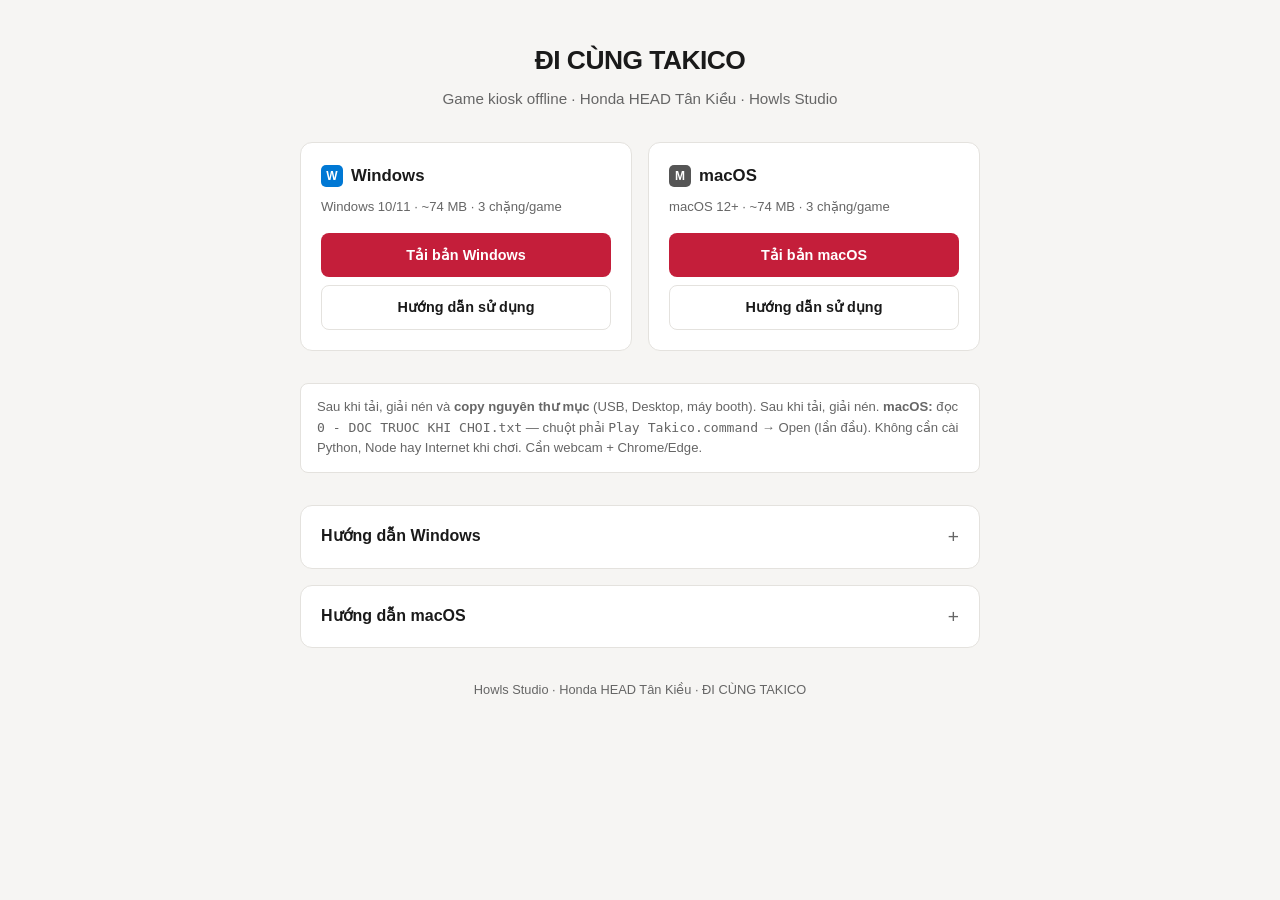
<file: docs/index.html>
<!DOCTYPE html>
<html lang="vi">
<head>
  <meta charset="UTF-8">
  <meta name="viewport" content="width=device-width, initial-scale=1">
  <title>ĐI CÙNG TAKICO — Tải game</title>
  <style>
    :root {
      --bg: #f6f5f3;
      --card: #fff;
      --text: #1a1a1a;
      --muted: #666;
      --line: #e4e2de;
      --accent: #c41e3a;
      --accent-hover: #a01830;
      --win: #0078d4;
      --mac: #555;
    }
    * { box-sizing: border-box; margin: 0; padding: 0; }
    body {
      font-family: -apple-system, BlinkMacSystemFont, "Segoe UI", Roboto, sans-serif;
      background: var(--bg);
      color: var(--text);
      line-height: 1.55;
      min-height: 100vh;
    }
    .wrap {
      max-width: 720px;
      margin: 0 auto;
      padding: 2.5rem 1.25rem 3rem;
    }
    header {
      text-align: center;
      margin-bottom: 2rem;
    }
    header h1 {
      font-size: 1.65rem;
      font-weight: 700;
      letter-spacing: -0.02em;
    }
    header p {
      color: var(--muted);
      font-size: 0.95rem;
      margin-top: 0.35rem;
    }
    .cards {
      display: grid;
      gap: 1rem;
      margin-bottom: 2rem;
    }
    @media (min-width: 560px) {
      .cards { grid-template-columns: 1fr 1fr; }
    }
    .card {
      background: var(--card);
      border: 1px solid var(--line);
      border-radius: 12px;
      padding: 1.25rem;
    }
    .card .platform {
      display: flex;
      align-items: center;
      gap: 0.5rem;
      font-weight: 600;
      font-size: 1.05rem;
      margin-bottom: 0.5rem;
    }
    .card .platform .icon {
      width: 22px;
      height: 22px;
      border-radius: 5px;
      display: flex;
      align-items: center;
      justify-content: center;
      font-size: 0.75rem;
      color: #fff;
      font-weight: 700;
    }
    .win .icon { background: var(--win); }
    .mac .icon { background: var(--mac); }
    .card .meta {
      font-size: 0.82rem;
      color: var(--muted);
      margin-bottom: 1rem;
    }
    .btn {
      display: block;
      width: 100%;
      text-align: center;
      padding: 0.65rem 1rem;
      border-radius: 8px;
      font-size: 0.9rem;
      font-weight: 600;
      text-decoration: none;
      border: none;
      cursor: pointer;
      transition: background 0.15s;
    }
    .btn-download {
      background: var(--accent);
      color: #fff;
    }
    .btn-download:hover { background: var(--accent-hover); }
    .btn-guide {
      background: transparent;
      color: var(--text);
      border: 1px solid var(--line);
      margin-top: 0.5rem;
    }
    .btn-guide:hover { background: var(--bg); }
    .note {
      font-size: 0.82rem;
      color: var(--muted);
      background: var(--card);
      border: 1px solid var(--line);
      border-radius: 8px;
      padding: 0.85rem 1rem;
      margin-bottom: 2rem;
    }
    .guide {
      background: var(--card);
      border: 1px solid var(--line);
      border-radius: 12px;
      margin-bottom: 1rem;
      overflow: hidden;
    }
    .guide summary {
      padding: 1rem 1.25rem;
      font-weight: 600;
      cursor: pointer;
      list-style: none;
      display: flex;
      justify-content: space-between;
      align-items: center;
    }
    .guide summary::-webkit-details-marker { display: none; }
    .guide summary::after {
      content: "+";
      font-size: 1.2rem;
      color: var(--muted);
      font-weight: 400;
    }
    .guide[open] summary::after { content: "−"; }
    .guide .body {
      padding: 0 1.25rem 1.25rem;
      font-size: 0.88rem;
      color: #333;
      border-top: 1px solid var(--line);
    }
    .guide .body h3 {
      font-size: 0.82rem;
      text-transform: uppercase;
      letter-spacing: 0.04em;
      color: var(--muted);
      margin: 1rem 0 0.4rem;
    }
    .guide .body h3:first-child { margin-top: 1rem; }
    .guide .body ol, .guide .body ul {
      padding-left: 1.2rem;
    }
    .guide .body li { margin-bottom: 0.25rem; }
    .guide .body table {
      width: 100%;
      border-collapse: collapse;
      font-size: 0.84rem;
      margin-top: 0.35rem;
    }
    .guide .body th, .guide .body td {
      text-align: left;
      padding: 0.35rem 0.5rem;
      border-bottom: 1px solid var(--line);
      vertical-align: top;
    }
    .guide .body th { color: var(--muted); font-weight: 500; width: 38%; }
    .guide .body code {
      background: var(--bg);
      padding: 0.1rem 0.35rem;
      border-radius: 4px;
      font-size: 0.82rem;
    }
    footer {
      text-align: center;
      font-size: 0.8rem;
      color: var(--muted);
      margin-top: 2rem;
    }
  </style>
</head>
<body>
  <div class="wrap">
    <header>
      <h1>ĐI CÙNG TAKICO</h1>
      <p>Game kiosk offline · Honda HEAD Tân Kiều · Howls Studio</p>
    </header>

    <!--
      THAY LINK TẢI: tìm DOWNLOAD_WINDOWS và DOWNLOAD_MACOS bên dưới.
      Google Drive: Share → Anyone with link → copy link dạng
      https://drive.google.com/uc?export=download&id=FILE_ID
    -->
    <div class="cards">
      <div class="card win">
        <div class="platform"><span class="icon">W</span> Windows</div>
        <p class="meta">Windows 10/11 · ~74 MB · 3 chặng/game</p>
        <a class="btn btn-download" id="dl-win" href="https://drive.google.com/uc?export=download&id=1r_ZOj8mbE80N7qAM9cg-Xv3frU9yH9Jd">Tải bản Windows</a>
        <a class="btn btn-guide" href="#guide-win">Hướng dẫn sử dụng</a>
      </div>
      <div class="card mac">
        <div class="platform"><span class="icon">M</span> macOS</div>
        <p class="meta">macOS 12+ · ~74 MB · 3 chặng/game</p>
        <a class="btn btn-download" id="dl-mac" href="https://drive.google.com/uc?export=download&id=1EJq0eqr13ymJ8i-cgnW4dbWKafdF-vQj">Tải bản macOS</a>
        <a class="btn btn-guide" href="#guide-mac">Hướng dẫn sử dụng</a>
      </div>
    </div>

    <p class="note">
      Sau khi tải, giải nén và <strong>copy nguyên thư mục</strong> (USB, Desktop, máy booth).
      Sau khi tải, giải nén. <strong>macOS:</strong> đọc <code>0 - DOC TRUOC KHI CHOI.txt</code> — chuột phải <code>Play Takico.command</code> → Open (lần đầu).
      Không cần cài Python, Node hay Internet khi chơi. Cần webcam + Chrome/Edge.
    </p>

    <details class="guide" id="guide-win">
      <summary>Hướng dẫn Windows</summary>
      <div class="body">
        <h3>Nội dung gói</h3>
        <table>
          <tr><th>Play Takico.bat</th><td>Double-click để chơi</td></tr>
          <tr><th>Stop Takico.bat</th><td>Thoát game</td></tr>
          <tr><th>_game</th><td>Dữ liệu game — không xóa/đổi tên (có thể bị ẩn)</td></tr>
          <tr><th>GUIDE.md</th><td>Hướng dẫn chi tiết</td></tr>
        </table>

        <h3>Bắt đầu</h3>
        <ol>
          <li>Double-click <code>Play Takico.bat</code></li>
          <li>SmartScreen cảnh báo → <strong>More info</strong> → <strong>Run anyway</strong></li>
          <li>Cho phép <strong>Camera</strong> trong Chrome/Edge</li>
          <li>Chạm màn hình chờ hoặc nhấn <strong>SPACE</strong> để bắt đầu</li>
        </ol>

        <h3>Thoát / chơi lại</h3>
        <table>
          <tr><th>Thoát</th><td>Chạy <code>Stop Takico.bat</code> hoặc đóng cửa sổ Takico Server</td></tr>
          <tr><th>Chơi lại</th><td>Chạy lại <code>Play Takico.bat</code></td></tr>
        </table>

        <h3>Yêu cầu</h3>
        <ul>
          <li>Windows 10/11 (64-bit), Chrome hoặc Edge, webcam</li>
          <li>Không cần Internet sau khi copy gói</li>
        </ul>

        <h3>Booth / kiosk</h3>
        <ul>
          <li>Camera cách người chơi <strong>1,5–2,5 m</strong></li>
          <li>Tắt chế độ ngủ màn hình trong sự kiện</li>
        </ul>

        <h3>Xử lý lỗi</h3>
        <table>
          <tr><th>.bat không chạy</th><td>Chạy quyền admin; kiểm tra antivirus</td></tr>
          <tr><th>Missing _game</th><td>Copy lại <strong>nguyên thư mục windows</strong></td></tr>
          <tr><th>Lỗi camera</th><td>Chrome → biểu tượng khóa → Camera → Allow</td></tr>
          <tr><th>Port 8765 bận</th><td>Chạy Stop Takico.bat rồi mở lại</td></tr>
        </table>
      </div>
    </details>

    <details class="guide" id="guide-mac">
      <summary>Hướng dẫn macOS</summary>
      <div class="body">
        <h3>Nội dung gói</h3>
        <table>
          <tr><th>Play Takico.command</th><td><strong>File duy nhất</strong> cần bấm để chơi</td></tr>
          <tr><th>_takico</th><td>Dữ liệu game (ẩn) — không xóa</td></tr>
        </table>

        <h3>Bắt đầu</h3>
        <ol>
          <li>Giải nén <code>macos.zip</code></li>
          <li>Lần đầu sau Drive: <strong>chuột phải</strong> <code>Play Takico.command</code> → <strong>Open</strong> → <strong>Open</strong></li>
          <li>Các lần sau: double-click <code>Play Takico.command</code></li>
          <li>Cho phép <strong>Camera</strong> trong Chrome/Edge</li>
          <li>Chạm màn hình chờ hoặc nhấn <strong>SPACE</strong></li>
        </ol>

        <h3>Thoát / chơi lại</h3>
        <table>
          <tr><th>Thoát</th><td><strong>Cmd+Q</strong> trên trình duyệt</td></tr>
          <tr><th>Chơi lại</th><td>Double-click <code>Play Takico.command</code></td></tr>
        </table>

        <h3>Yêu cầu</h3>
        <ul>
          <li>macOS 12+, Chrome / Edge / Safari, webcam</li>
          <li>Không cần Internet sau khi copy gói</li>
        </ul>

        <h3>Booth / kiosk</h3>
        <ul>
          <li>Camera cách người chơi <strong>1,5–2,5 m</strong>, tránh ngược sáng</li>
          <li>Một người trong khung hình; tắt ngủ màn hình</li>
        </ul>

        <h3>Xử lý lỗi</h3>
        <table>
          <tr><th>Không chạy sau khi tải</th><td>Chuột phải <code>Play Takico.command</code> → Open</td></tr>
          <tr><th>Game không lên</th><td>Terminal: <code>xattr -cr /đường/dẫn/macos</code></td></tr>
          <tr><th>Lỗi camera</th><td>Chrome → biểu tượng khóa → Camera → Allow</td></tr>
        </table>
      </div>
    </details>

    <footer>Howls Studio · Honda HEAD Tân Kiều · ĐI CÙNG TAKICO</footer>
  </div>

  <script>
    // Thay 2 dòng dưới bằng link Google Drive (hoặc link tải trực tiếp)
    const DOWNLOAD_WINDOWS = "https://drive.google.com/uc?export=download&id=1r_ZOj8mbE80N7qAM9cg-Xv3frU9yH9Jd";
    const DOWNLOAD_MACOS   = "https://drive.google.com/uc?export=download&id=1EJq0eqr13ymJ8i-cgnW4dbWKafdF-vQj";

    document.getElementById("dl-win").href = DOWNLOAD_WINDOWS;
    document.getElementById("dl-mac").href = DOWNLOAD_MACOS;

    document.querySelectorAll('a[href^="#guide-"]').forEach(function (a) {
      a.addEventListener("click", function (e) {
        var id = a.getAttribute("href").slice(1);
        var el = document.getElementById(id);
        if (el) {
          e.preventDefault();
          el.open = true;
          el.scrollIntoView({ behavior: "smooth", block: "start" });
        }
      });
    });
  </script>
</body>
</html>
</file>
